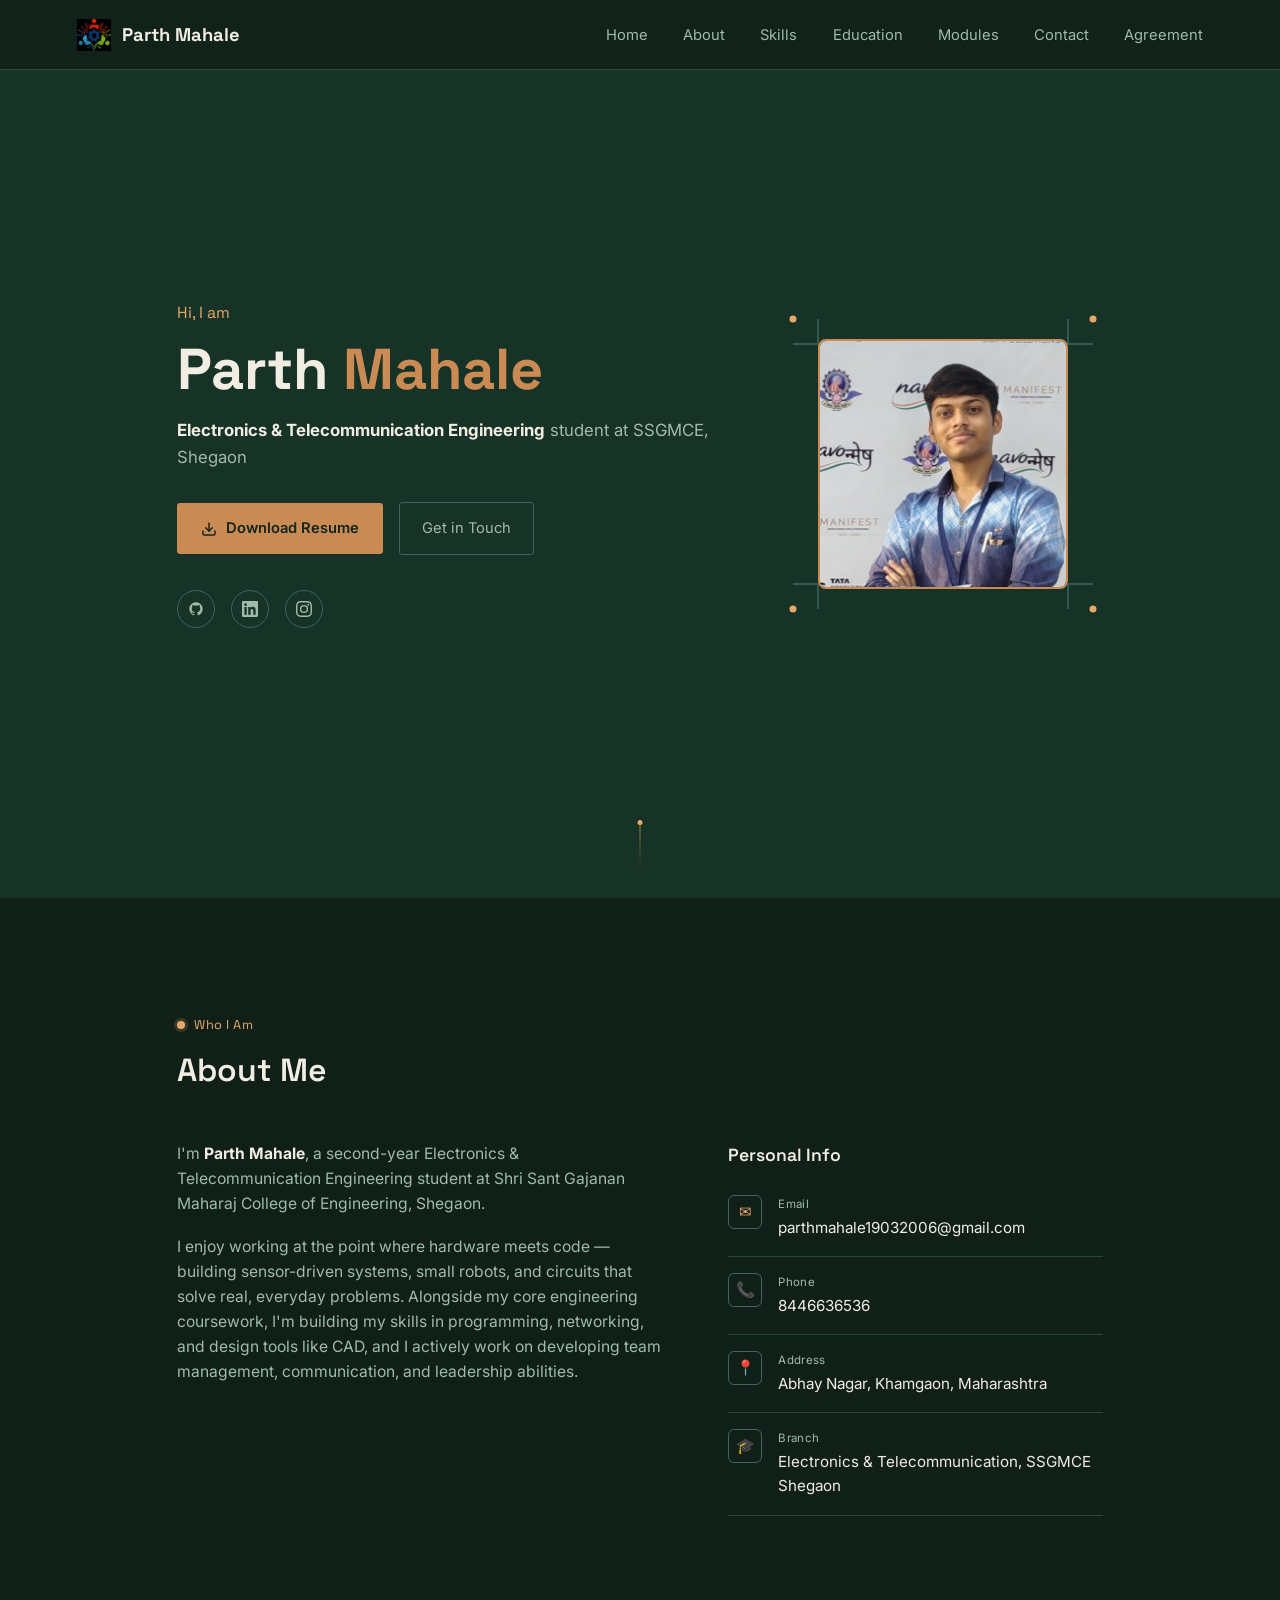
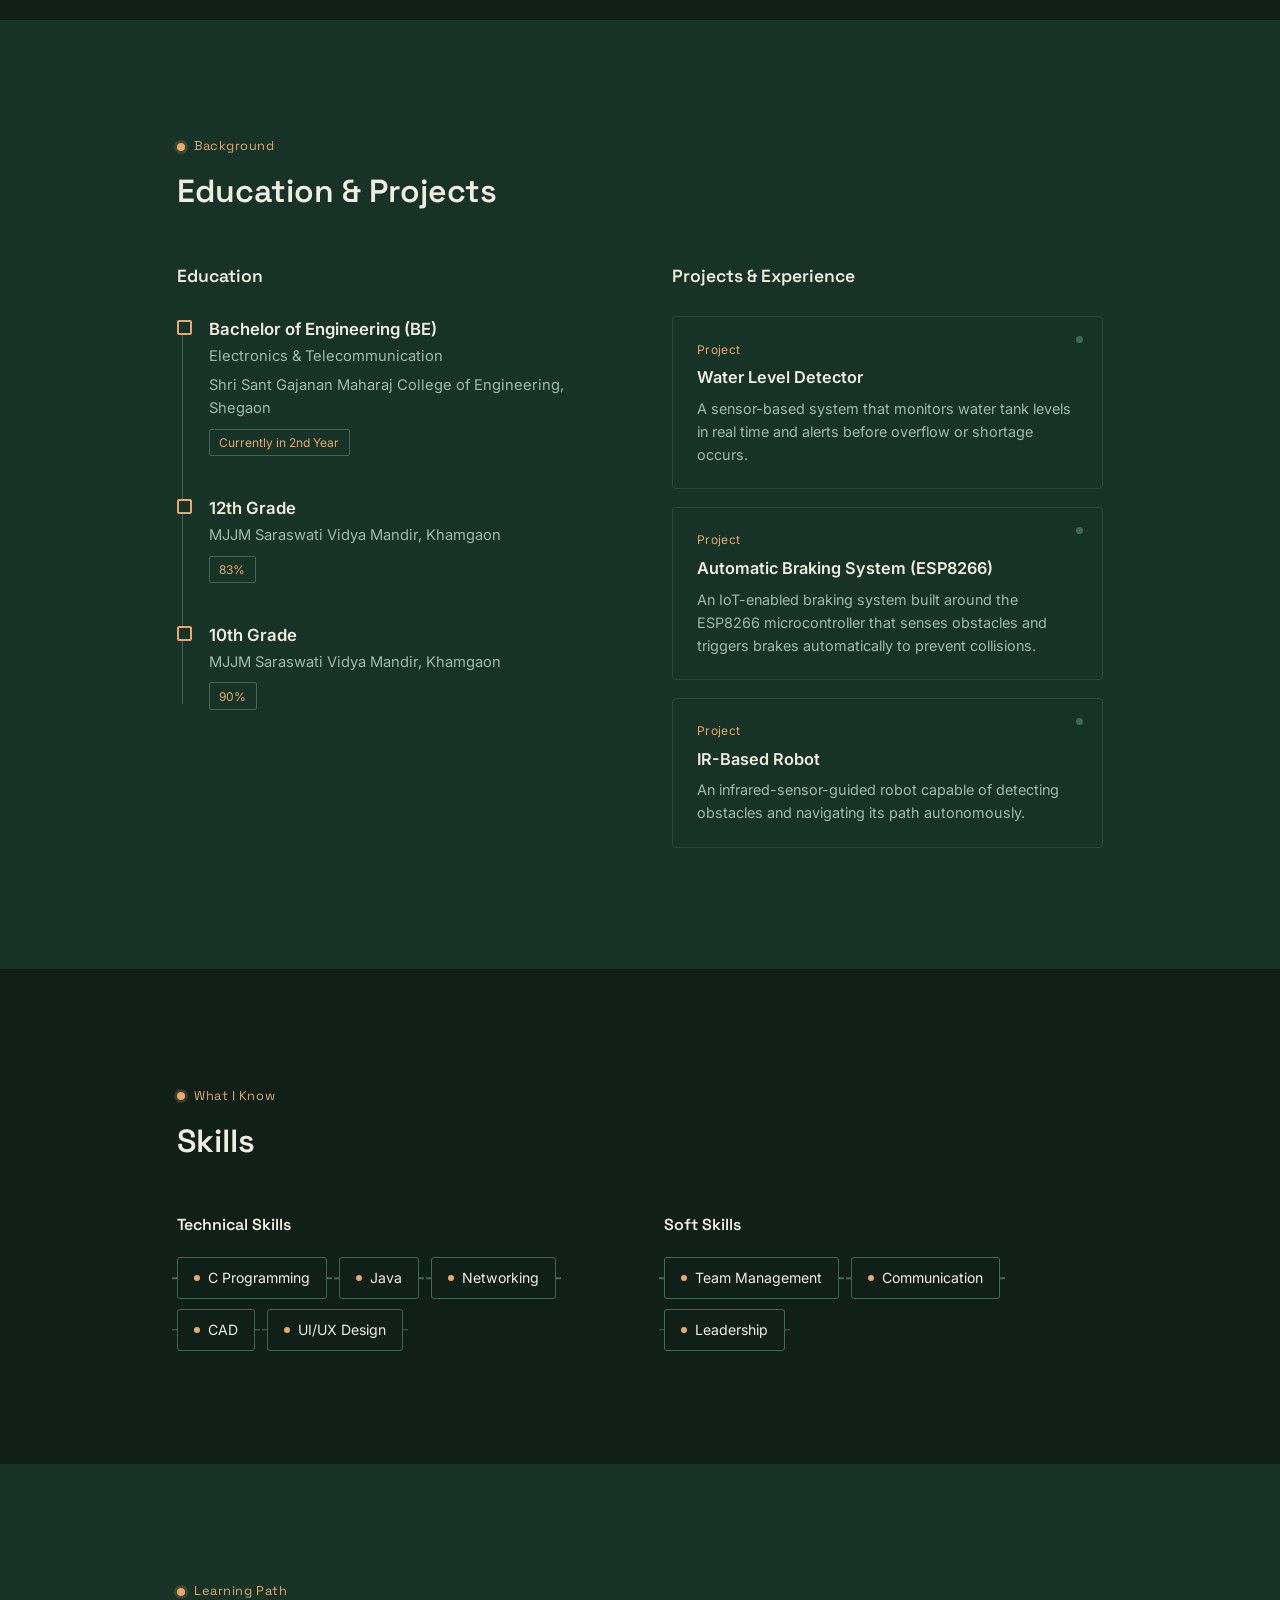
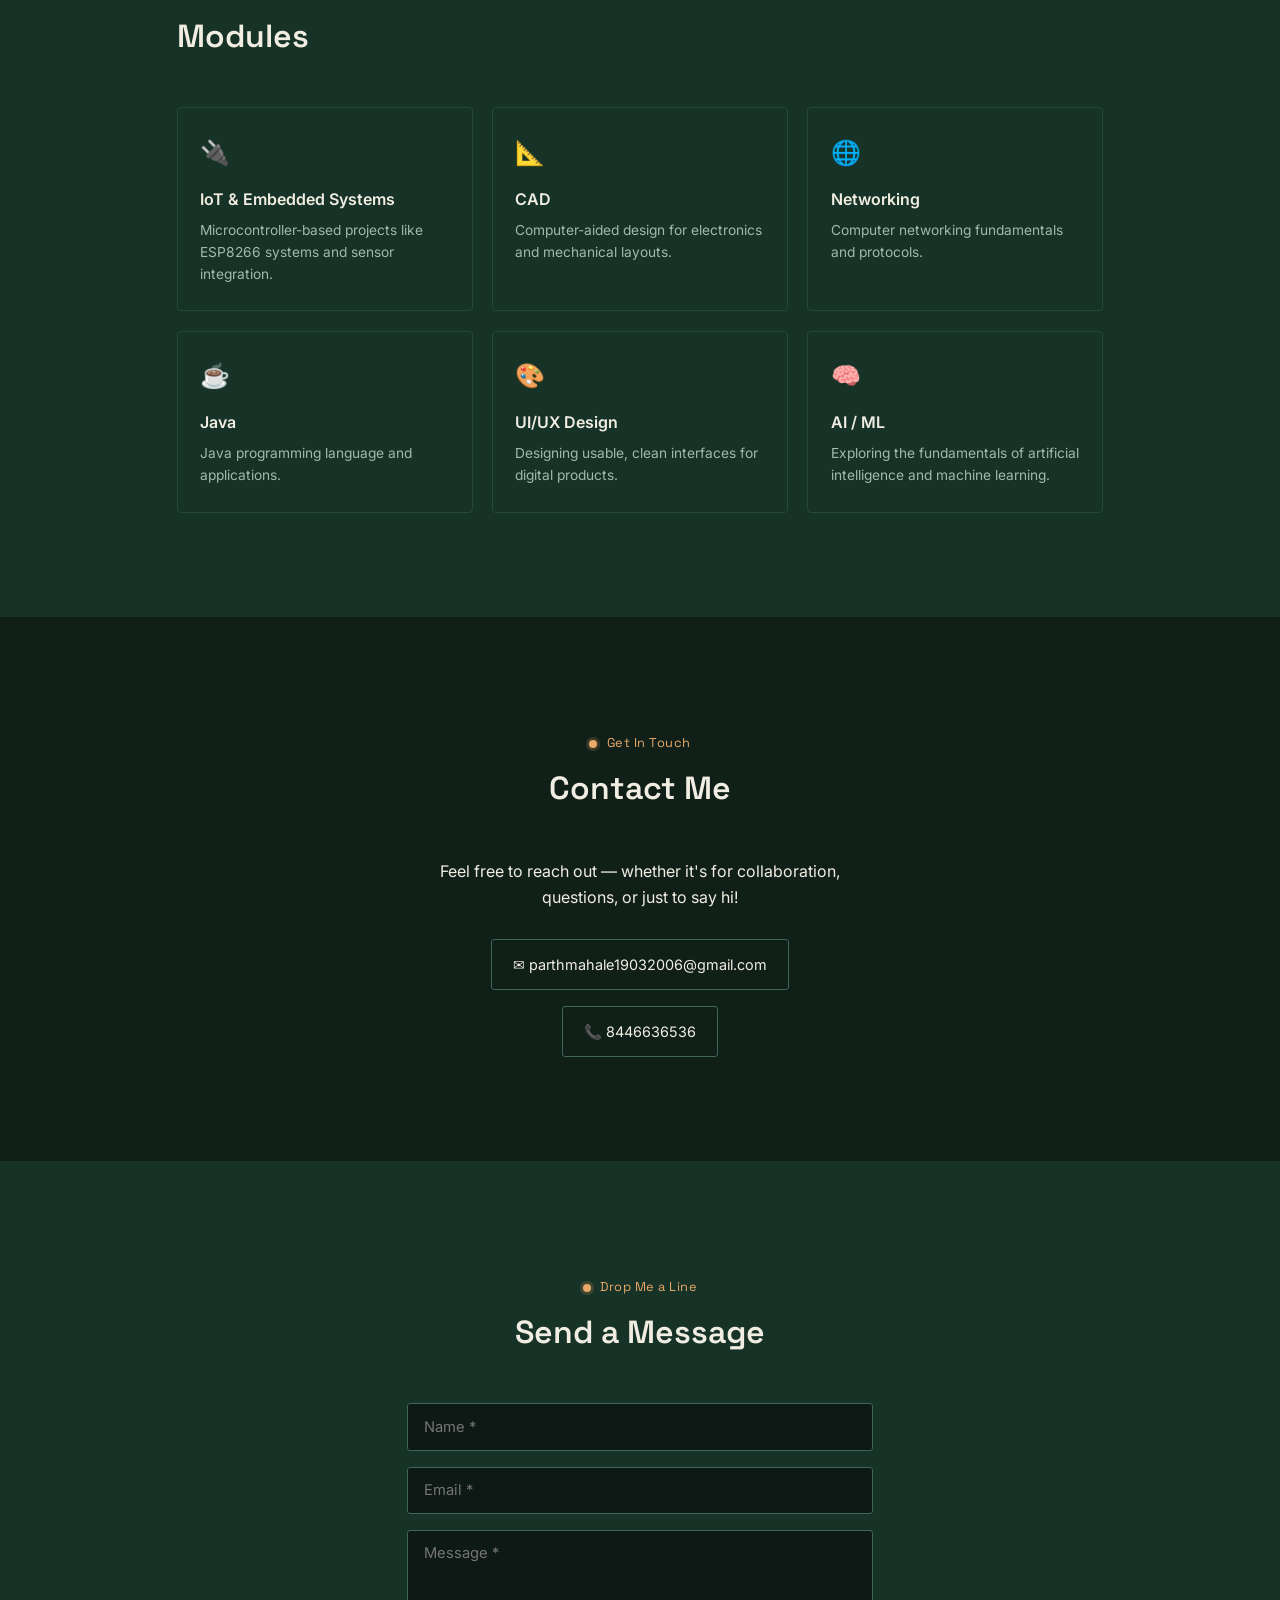
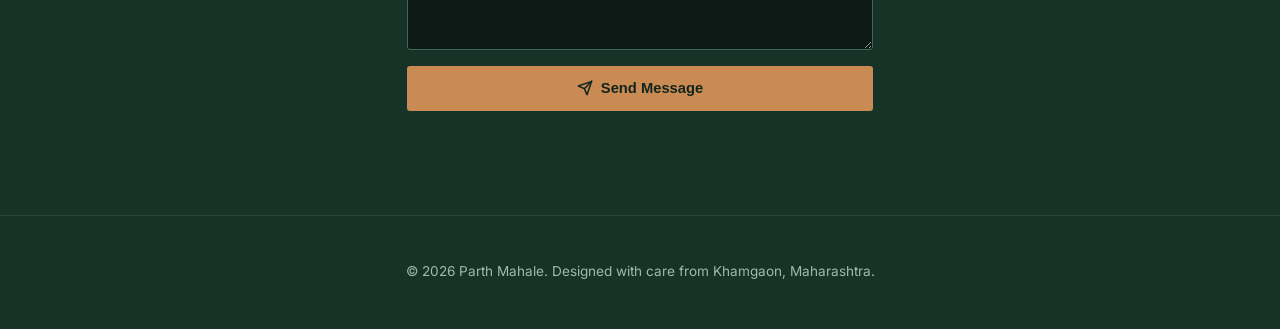
<file: index.html>
<!DOCTYPE html>
<html lang="en">
<head>
<meta charset="UTF-8" />
<meta name="viewport" content="width=device-width, initial-scale=1.0"/>
<title>Parth Mahale | Portfolio</title>
<link rel="preconnect" href="https://fonts.googleapis.com">
<link rel="preconnect" href="https://fonts.gstatic.com" crossorigin>
<link href="https://fonts.googleapis.com/css2?family=Space+Grotesk:wght@500;600;700&family=Inter:wght@400;500;600&display=swap" rel="stylesheet">
<link rel="stylesheet" href="style.css">
</head>
<body>

<!-- NAV -->
<nav>
  <div class="nav-logo"><img class="brand-mark" src="Fablab.jpg" alt="FabLab logo" /> Parth Mahale</div>
  <ul class="nav-links">
    <li><a href="#home">Home</a></li>
    <li><a href="#about">About</a></li>
    <li><a href="#skills">Skills</a></li>
    <li><a href="#education">Education</a></li>
    <li><a href="#modules">Modules</a></li>
    <li><a href="#contact">Contact</a></li>
    <li><a href="agreement.html">Agreement</a></li>
  </ul>
  <button class="hamburger" id="hamburger" aria-label="Menu">
    <span></span><span></span><span></span>
  </button>
</nav>

<!-- Mobile Menu -->
<div class="mobile-menu" id="mobileMenu">
  <button class="mobile-close" id="mobileClose">✕</button>
  <a href="#home" onclick="closeMobile()">Home</a>
  <a href="#about" onclick="closeMobile()">About</a>
  <a href="#skills" onclick="closeMobile()">Skills</a>
  <a href="#education" onclick="closeMobile()">Education</a>
  <a href="#modules" onclick="closeMobile()">Modules</a>
  <a href="#contact" onclick="closeMobile()">Contact</a>
  <a href="agreement.html" onclick="closeMobile()">Agreement</a>
</div>

<!-- HERO -->
<section id="home">
  <div class="hero-inner">
    <div class="hero-text">
      <p class="hero-greeting">Hi, I am</p>
      <h1 class="hero-name">Parth <span class="accent">Mahale</span></h1>
      <p class="hero-sub"><strong>Electronics &amp; Telecommunication Engineering</strong> student at SSGMCE, Shegaon</p>
      <div class="hero-ctas">
        <a class="btn-primary" href="Parth_Mahale_Resume.pdf" download>
          <svg width="16" height="16" viewBox="0 0 24 24" fill="none" stroke="currentColor" stroke-width="2.2" stroke-linecap="round" stroke-linejoin="round">
            <path d="M21 15v4a2 2 0 0 1-2 2H5a2 2 0 0 1-2-2v-4"/>
            <polyline points="7 10 12 15 17 10"/>
            <line x1="12" y1="15" x2="12" y2="3"/>
          </svg>
          Download Resume
        </a>
        <a class="btn-ghost" href="#contact">Get in Touch</a>
      </div>
      <div class="hero-socials">
        <!-- Add your links here -->
        <a href="https://github.com/parthmahale19/Parth-Web/blob/main/index.html" class="social-icon" aria-label="GitHub">
          <svg viewBox="0 0 24 24" fill="currentColor"><path d="M12 2C6.477 2 2 6.477 2 12c0 4.418 2.865 8.166 6.839 9.489.5.092.682-.217.682-.482 0-.237-.009-.868-.013-1.703-2.782.604-3.369-1.342-3.369-1.342-.454-1.154-1.11-1.462-1.11-1.462-.908-.62.069-.608.069-.608 1.003.07 1.531 1.03 1.531 1.03.892 1.529 2.341 1.088 2.91.832.092-.647.35-1.088.636-1.338-2.22-.253-4.555-1.11-4.555-4.943 0-1.091.39-1.984 1.029-2.683-.103-.253-.446-1.27.098-2.647 0 0 .84-.269 2.75 1.025A9.578 9.578 0 0 1 12 6.836a9.59 9.59 0 0 1 2.504.337c1.909-1.294 2.747-1.025 2.747-1.025.546 1.377.202 2.394.1 2.647.64.699 1.028 1.592 1.028 2.683 0 3.842-2.339 4.687-4.566 4.935.359.309.678.919.678 1.852 0 1.336-.012 2.415-.012 2.743 0 .267.18.579.688.481C19.138 20.163 22 16.418 22 12c0-5.523-4.477-10-10-10z"/></svg>
        </a>
        <a href="https://www.linkedin.com/in/parth-mahale19?utm_source=share_via&utm_content=profile&utm_medium=member_android" class="social-icon" aria-label="LinkedIn">
          <svg viewBox="0 0 24 24" fill="currentColor"><path d="M20.447 20.452h-3.554v-5.569c0-1.328-.027-3.037-1.852-3.037-1.853 0-2.136 1.445-2.136 2.939v5.667H9.351V9h3.414v1.561h.046c.477-.9 1.637-1.85 3.37-1.85 3.601 0 4.267 2.37 4.267 5.455v6.286zM5.337 7.433a2.062 2.062 0 0 1-2.063-2.065 2.064 2.064 0 1 1 2.063 2.065zm1.782 13.019H3.555V9h3.564v11.452zM22.225 0H1.771C.792 0 0 .774 0 1.729v20.542C0 23.227.792 24 1.771 24h20.451C23.2 24 24 23.227 24 22.271V1.729C24 .774 23.2 0 22.222 0h.003z"/></svg>
        </a>
        <a href="https://www.instagram.com/parth_mahale07?igsi=NG5ndGVnNG1ldW1i" class="social-icon" aria-label="Instagram">
          <svg viewBox="0 0 24 24" fill="currentColor"><path d="M12 2.163c3.204 0 3.584.012 4.85.07 3.252.148 4.771 1.691 4.919 4.919.058 1.265.069 1.645.069 4.849 0 3.205-.012 3.584-.069 4.849-.149 3.225-1.664 4.771-4.919 4.919-1.266.058-1.644.07-4.85.07-3.204 0-3.584-.012-4.849-.07-3.26-.149-4.771-1.699-4.919-4.92-.058-1.265-.07-1.644-.07-4.849 0-3.204.013-3.583.07-4.849.149-3.227 1.664-4.771 4.919-4.919 1.266-.057 1.645-.069 4.849-.069zM12 0C8.741 0 8.333.014 7.053.072 2.695.272.273 2.69.073 7.052.014 8.333 0 8.741 0 12c0 3.259.014 3.668.072 4.948.2 4.358 2.618 6.78 6.98 6.98C8.333 23.986 8.741 24 12 24c3.259 0 3.668-.014 4.948-.072 4.354-.2 6.782-2.618 6.979-6.98.059-1.28.073-1.689.073-4.948 0-3.259-.014-3.667-.072-4.947-.196-4.354-2.617-6.78-6.979-6.98C15.668.014 15.259 0 12 0zm0 5.838a6.162 6.162 0 1 0 0 12.324 6.162 6.162 0 0 0 0-12.324zM12 16a4 4 0 1 1 0-8 4 4 0 0 1 0 8zm6.406-11.845a1.44 1.44 0 1 0 0 2.881 1.44 1.44 0 0 0 0-2.881z"/></svg>
        </a>
      </div>
    </div>

    <div class="hero-photo-wrap">
      <div class="chip-frame">
        <svg viewBox="0 0 320 320">
          <path class="chip-trace" d="M35 40 H10 M35 40 V15" />
          <path class="chip-trace" d="M285 40 H310 M285 40 V15" />
          <path class="chip-trace" d="M35 280 H10 M35 280 V305" />
          <path class="chip-trace" d="M285 280 H310 M285 280 V305" />
          <circle class="chip-pad" cx="10" cy="15" r="3.5"/>
          <circle class="chip-pad" cx="310" cy="15" r="3.5"/>
          <circle class="chip-pad" cx="10" cy="305" r="3.5"/>
          <circle class="chip-pad" cx="310" cy="305" r="3.5"/>
        </svg>
      </div>
      <div class="hero-photo">
        <img src="parth.jpg" alt="Parth Mahale" />
      </div>
    </div>
  </div>
  <div class="scroll-hint"><span></span></div>
</section>

<!-- ABOUT -->
<section id="about">
  <div class="wrap">
    <div class="sec-header">
      <p class="node-label">Who I Am</p>
      <h2 class="sec-title">About Me</h2>
    </div>
    <div class="about-grid">
      <div class="about-bio">
        <p>I'm <strong>Parth Mahale</strong>, a second-year Electronics &amp; Telecommunication Engineering student at Shri Sant Gajanan Maharaj College of Engineering, Shegaon.</p>
        <p>I enjoy working at the point where hardware meets code — building sensor-driven systems, small robots, and circuits that solve real, everyday problems. Alongside my core engineering coursework, I'm building my skills in programming, networking, and design tools like CAD, and I actively work on developing team management, communication, and leadership abilities.</p>
      </div>
      <div>
        <div class="col-title">Personal Info</div>
        <ul class="info-list">
          <li>
            <div class="info-icon">✉</div>
            <div class="info-text">
              <span class="info-label">Email</span>
              <span class="info-val"><a href="mailto:parthmahale19032006@gmail.com">parthmahale19032006@gmail.com</a></span>
            </div>
          </li>
          <li>
            <div class="info-icon">📞</div>
            <div class="info-text">
              <span class="info-label">Phone</span>
              <span class="info-val"><a href="tel:8446636536">8446636536</a></span>
            </div>
          </li>
          <li>
            <div class="info-icon">📍</div>
            <div class="info-text">
              <span class="info-label">Address</span>
              <span class="info-val">Abhay Nagar, Khamgaon, Maharashtra</span>
            </div>
          </li>
          <li>
            <div class="info-icon">🎓</div>
            <div class="info-text">
              <span class="info-label">Branch</span>
              <span class="info-val">Electronics &amp; Telecommunication, SSGMCE Shegaon</span>
            </div>
          </li>
        </ul>
      </div>
    </div>
  </div>
</section>

<!-- EDUCATION & PROJECTS -->
<section id="education">
  <div class="wrap">
    <div class="sec-header">
      <p class="node-label">Background</p>
      <h2 class="sec-title">Education &amp; Projects</h2>
    </div>
    <div class="edu-grid">
      <div>
        <div class="col-title">Education</div>
        <div class="timeline">
          <div class="tl-item">
            <div class="tl-title">Bachelor of Engineering (BE)</div>
            <div class="tl-sub">Electronics &amp; Telecommunication</div>
            <div class="tl-sub" style="margin-top:.3rem;">Shri Sant Gajanan Maharaj College of Engineering, Shegaon</div>
            <span class="tl-badge">Currently in 2nd Year</span>
          </div>
          <div class="tl-item">
            <div class="tl-title">12th Grade</div>
            <div class="tl-sub">MJJM Saraswati Vidya Mandir, Khamgaon</div>
            <span class="tl-badge">83%</span>
          </div>
          <div class="tl-item">
            <div class="tl-title">10th Grade</div>
            <div class="tl-sub">MJJM Saraswati Vidya Mandir, Khamgaon</div>
            <span class="tl-badge">90%</span>
          </div>
        </div>
      </div>
      <div>
        <div class="col-title">Projects &amp; Experience</div>
        <div class="proj-card">
          <div class="proj-year">Project</div>
          <div class="proj-title">Water Level Detector</div>
          <div class="proj-desc">A sensor-based system that monitors water tank levels in real time and alerts before overflow or shortage occurs.</div>
        </div>
        <div class="proj-card">
          <div class="proj-year">Project</div>
          <div class="proj-title">Automatic Braking System (ESP8266)</div>
          <div class="proj-desc">An IoT-enabled braking system built around the ESP8266 microcontroller that senses obstacles and triggers brakes automatically to prevent collisions.</div>
        </div>
        <div class="proj-card">
          <div class="proj-year">Project</div>
          <div class="proj-title">IR-Based Robot</div>
          <div class="proj-desc">An infrared-sensor-guided robot capable of detecting obstacles and navigating its path autonomously.</div>
        </div>
      </div>
    </div>
  </div>
</section>

<!-- SKILLS -->
<section id="skills">
  <div class="wrap">
    <div class="sec-header">
      <p class="node-label">What I Know</p>
      <h2 class="sec-title">Skills</h2>
    </div>
    <div class="skills-grid">
      <div>
        <div class="skill-col-title">Technical Skills</div>
        <div>
          <div class="chip-tag"><span class="dot"></span>C Programming</div>
          <div class="chip-tag"><span class="dot"></span>Java</div>
          <div class="chip-tag"><span class="dot"></span>Networking</div>
          <div class="chip-tag"><span class="dot"></span>CAD</div>
          <div class="chip-tag"><span class="dot"></span>UI/UX Design</div>
        </div>
      </div>
      <div>
        <div class="skill-col-title">Soft Skills</div>
        <div>
          <div class="chip-tag"><span class="dot"></span>Team Management</div>
          <div class="chip-tag"><span class="dot"></span>Communication</div>
          <div class="chip-tag"><span class="dot"></span>Leadership</div>
        </div>
      </div>
    </div>
  </div>
</section>

<!-- MODULES -->
<section id="modules">
  <div class="wrap">
    <div class="sec-header">
      <p class="node-label">Learning Path</p>
      <h2 class="sec-title">Modules</h2>
    </div>
    <div class="modules-grid">
      <div class="module-card">
        <span class="module-icon">🔌</span>
        <div class="module-name">IoT &amp; Embedded Systems</div>
        <div class="module-desc">Microcontroller-based projects like ESP8266 systems and sensor integration.</div>
      </div>
      <div class="module-card">
        <span class="module-icon"><a href="fusion360-module.html">📐</span></a>
        <div class="module-name">CAD</div>
        <div class="module-desc">Computer-aided design for electronics and mechanical layouts.</div>
      </div>
      <div class="module-card">
        <span class="module-icon"><a href="networking-module.html" >🌐</span>
        <div class="module-name">Networking</div>
        <div class="module-desc">Computer networking fundamentals and protocols.</div>
      </div></a>
      <div class="module-card">
        <span class="module-icon"><a href="java-module-1.html">☕</span></a>
        <div class="module-name">Java</div>
        <div class="module-desc">Java programming language and applications.</div>
      </div>
      <div class="module-card">
        <span class="module-icon">🎨</span>
        <div class="module-name">UI/UX Design</div>
        <div class="module-desc">Designing usable, clean interfaces for digital products.</div>
      </div>
      <div class="module-card">
        <span class="module-icon">🧠</span>
        <div class="module-name">AI / ML</div>
        <div class="module-desc">Exploring the fundamentals of artificial intelligence and machine learning.</div>
      </div>
    </div>
  </div>
</section>

<!-- CONTACT -->
<section id="contact">
  <div class="wrap contact-inner">
    <div class="sec-header">
      <p class="node-label">Get In Touch</p>
      <h2 class="sec-title">Contact Me</h2>
    </div>
    <p>Feel free to reach out — whether it's for collaboration, questions, or just to say hi!</p>
    <div class="contact-links">
      <a class="contact-btn" href="mailto:parthmahale19032006@gmail.com">✉ parthmahale19032006@gmail.com</a>
      <a class="contact-btn" href="tel:8446636536">📞 8446636536</a>
    </div>
  </div>
</section>

<!-- SEND A MESSAGE -->
<section id="message" style="background:var(--bg);">
  <div class="wrap" style="max-width:620px;text-align:center;">
    <div class="sec-header" style="margin-left:auto;margin-right:auto;text-align:center;">
      <p class="node-label" style="justify-content:center;">Drop Me a Line</p>
      <h2 class="sec-title">Send a Message</h2>
    </div>
    <form class="msg-form" id="msgForm" onsubmit="sendMessage(event)">
      <input type="text" id="msgName" placeholder="Name *" required />
      <input type="email" id="msgEmail" placeholder="Email *" required />
      <textarea id="msgText" placeholder="Message *" required></textarea>
      <button type="submit" class="msg-submit">
        <svg width="16" height="16" viewBox="0 0 24 24" fill="none" stroke="currentColor" stroke-width="2.2" stroke-linecap="round" stroke-linejoin="round">
          <line x1="22" y1="2" x2="11" y2="13"/><polygon points="22 2 15 22 11 13 2 9 22 2"/>
        </svg>
        Send Message
      </button>
    </form>
    <div class="msg-success" id="msgSuccess">✅ Thank you! Your message has been noted.</div>
  </div>
</section>

<!-- FOOTER -->
<footer>
  <p>© 2026 Parth Mahale. Designed with care from Khamgaon, Maharashtra.</p>
</footer>

<script src="script.js"></script>
</body>
</html>
</file>
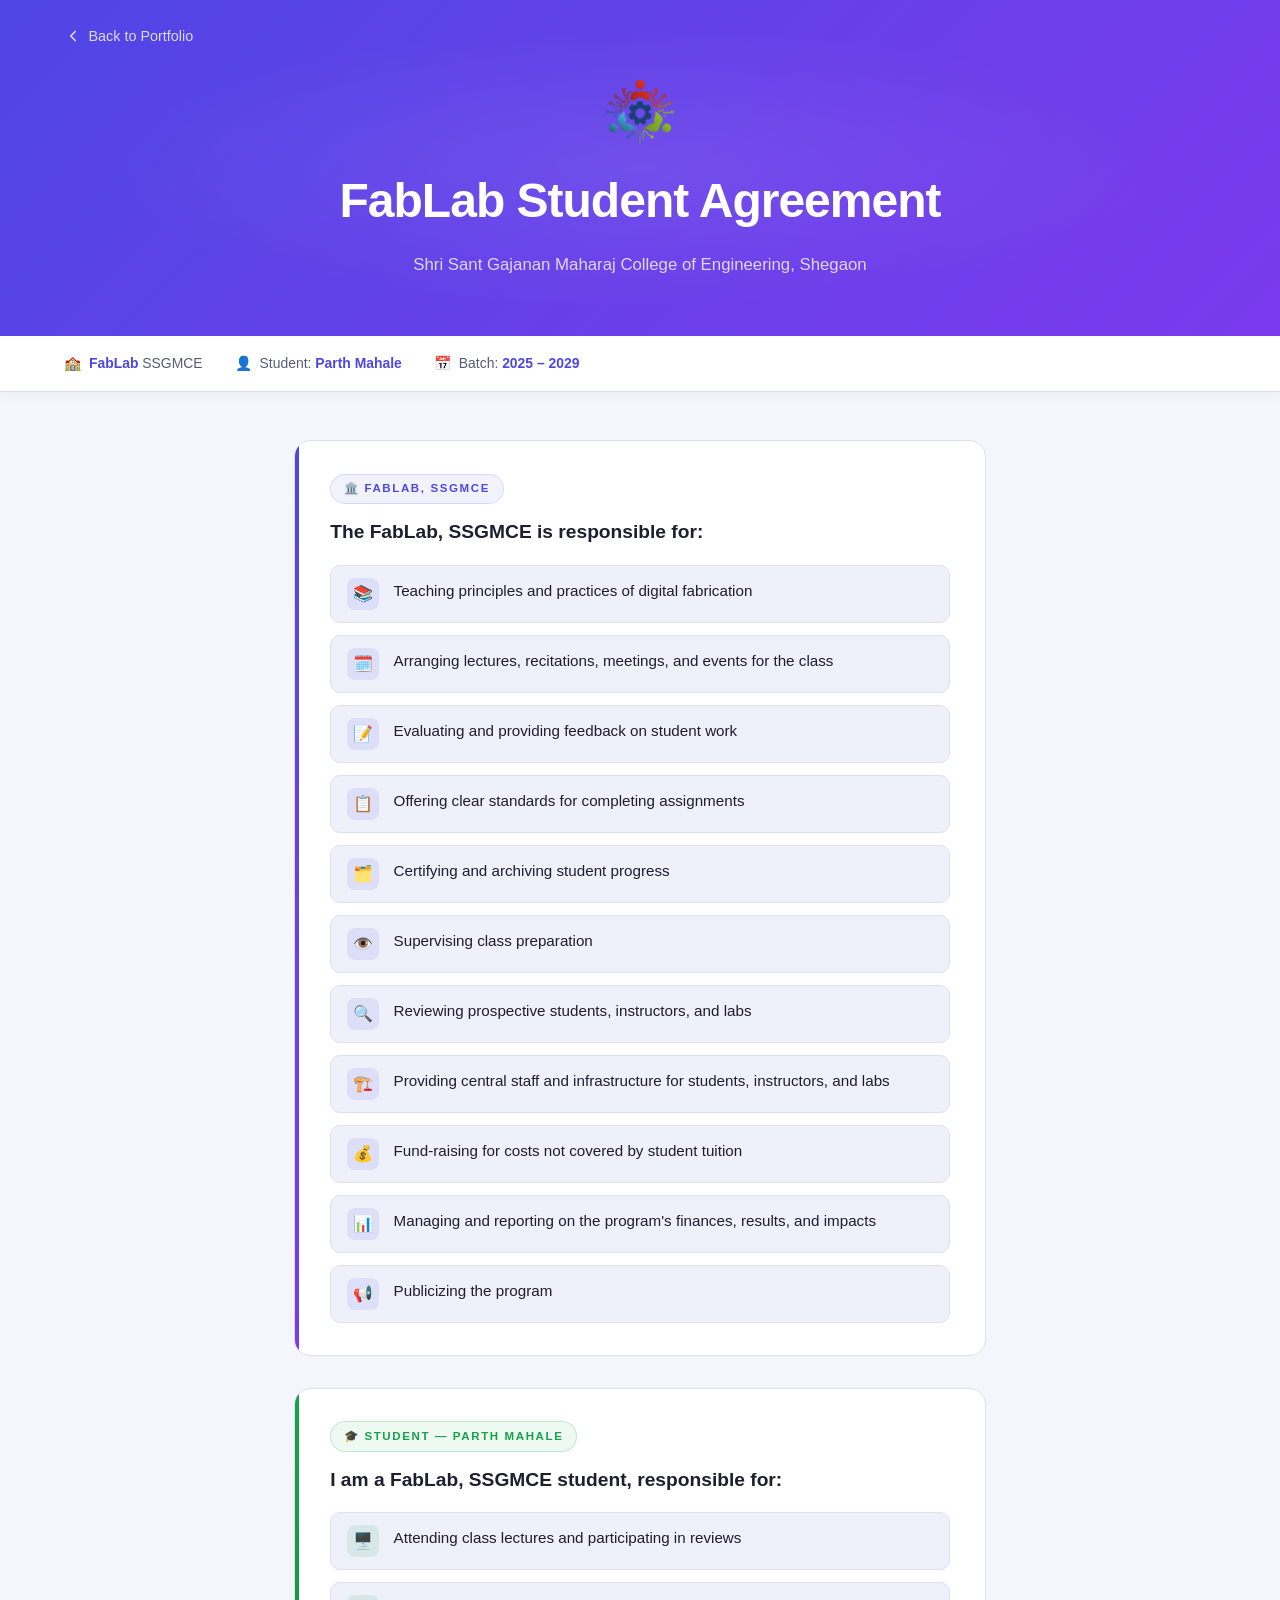
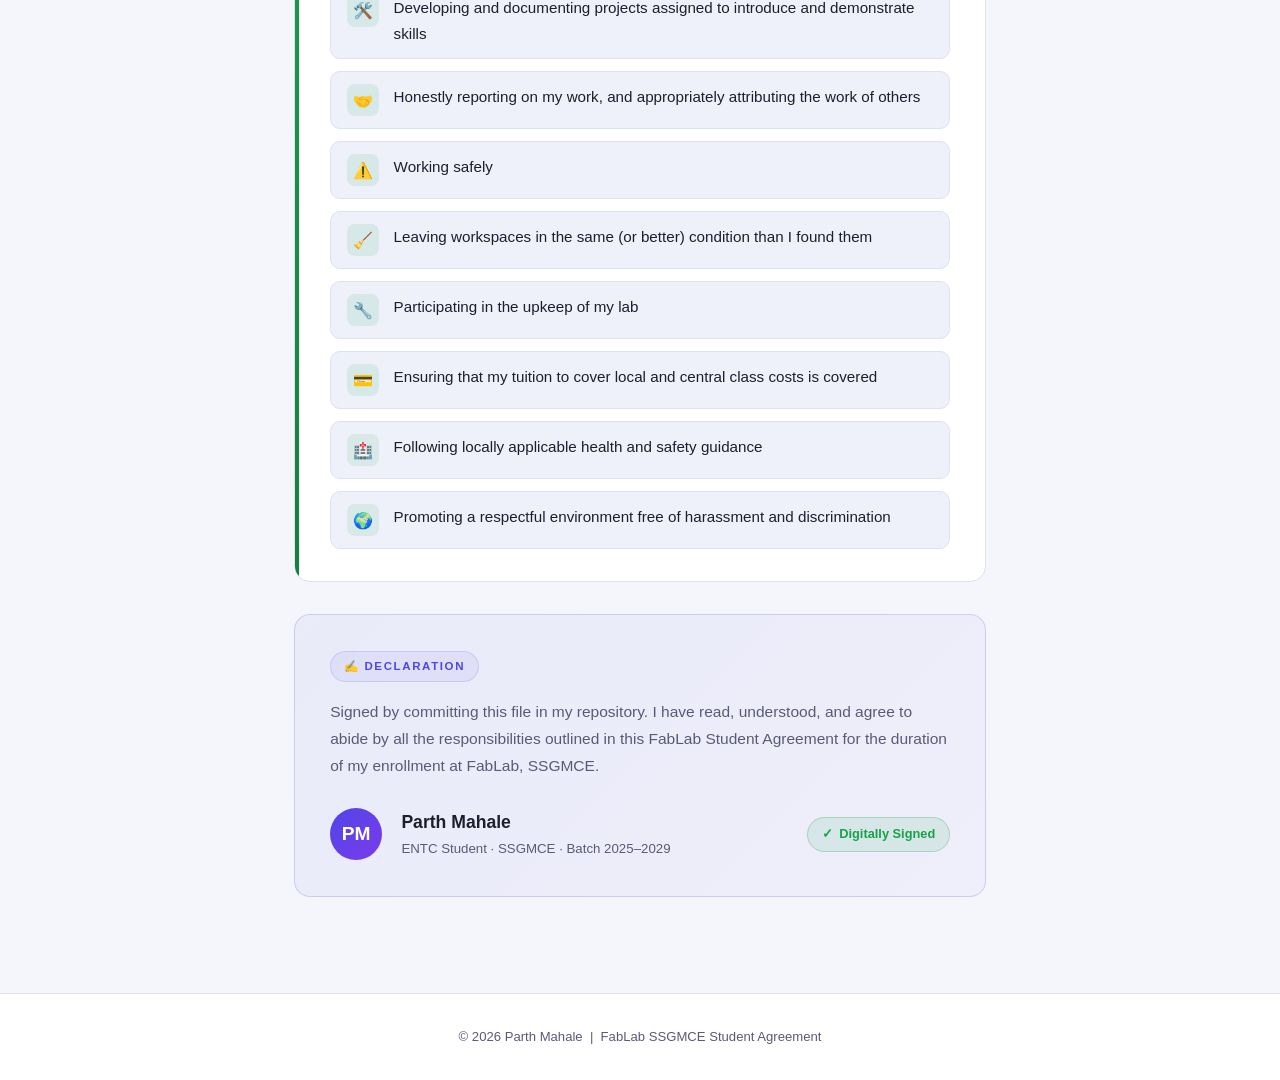
<file: agreement.html>
<!DOCTYPE html>
<html lang="en">
<head>
<meta charset="UTF-8"/>
<meta name="viewport" content="width=device-width, initial-scale=1.0"/>
<title>FabLab Agreement | Parth Mahale</title>
 
<link href="https://fonts.googleapis.com/css2?family=Poppins:ital,wght@0,100;0,200;0,300;0,400;0,500;0,600;0,700;0,800;0,900;1,100;1,200;1,300;1,400;1,500;1,600;1,700;1,800;1,900&display=swap">
<style>
  :root {
    --bg: #f4f6fb;
    --surface: #ffffff;
    --card: #eef0fa;
    --border: #dde1f0;
    --accent: #4f46e5;
    --accent3: #16a34a;
    --text: #1e1e2e;
    --muted: #5a5a78;
    --white: #ffffff;
  }

  *, *::before, *::after { box-sizing: border-box; margin: 0; padding: 0; }
  html { scroll-behavior: smooth; }

  body {
    background: var(--bg);
    color: var(--text);
    font-family: 'poppins', sans-serif;
    font-size: 16px;
    line-height: 1.7;
    overflow-x: hidden;
  }

  /* ── HERO BANNER ── */
  .page-hero {
    background: linear-gradient(135deg, #4f46e5 0%, #7c3aed 100%);
    padding: 5rem 5% 3.5rem;
    text-align: center;
    position: relative;
    overflow: hidden;
  }
  .page-hero::before {
    content: '';
    position: absolute; inset: 0;
    background: radial-gradient(ellipse 60% 60% at 50% 50%, rgba(255,255,255,.08) 0%, transparent 70%);
    pointer-events: none;
  }

  .back-btn {
    position: absolute; top: 1.5rem; left: 5%;
    display: inline-flex; align-items: center; gap: .4rem;
    color: rgba(255,255,255,.8);
    text-decoration: none; font-size: .9rem;
    transition: color .2s;
    z-index: 2;
  }
  .back-btn:hover { color: white; }
  .back-btn svg { width: 18px; height: 18px; }

  .hero-icon { font-size: 3.2rem; margin-bottom: 1rem; display: block; }

  .page-hero h1 {
    font-family: 'Syne', sans-serif;
    font-size: clamp(1.8rem, 5vw, 3rem);
    font-weight: 800; color: white;
    letter-spacing: -1px; margin-bottom: .6rem;
  }
  .page-hero p {
    color: rgba(255,255,255,.78);
    font-size: clamp(.9rem, 2vw, 1.05rem);
    max-width: 520px; margin: 0 auto;
  }

  /* ── META BAR ── */
  .meta-bar {
    background: var(--surface);
    border-bottom: 1px solid var(--border);
    padding: 1rem 5%;
    display: flex; gap: 2rem; flex-wrap: wrap; align-items: center;
    box-shadow: 0 2px 12px rgba(79,70,229,.05);
  }
  .meta-item { display: flex; align-items: center; gap: .5rem; font-size: .87rem; color: var(--muted); }
  .meta-item strong { color: var(--accent); }

  /* ── MAIN ── */
  .main-container {
    max-width: 820px; margin: 0 auto;
    padding: 3rem 5% 4rem;
  }

  /* ── SECTION BLOCK ── */
  .agr-block {
    background: var(--surface);
    border: 1px solid var(--border);
    border-radius: 16px;
    padding: 2rem 2.2rem;
    margin-bottom: 2rem;
    position: relative;
    overflow: hidden;
    opacity: 0; transform: translateY(24px);
    transition: opacity .5s ease, transform .5s ease;
  }
  .agr-block.visible { opacity: 1; transform: none; }

  .agr-block::before {
    content: '';
    position: absolute; left: 0; top: 0; bottom: 0;
    width: 4px;
    background: linear-gradient(to bottom, var(--accent), #7c3aed);
    border-radius: 4px 0 0 4px;
  }

  .block-label {
    display: inline-flex; align-items: center; gap: .5rem;
    font-size: .72rem; font-weight: 700;
    text-transform: uppercase; letter-spacing: .14em;
    color: var(--accent); margin-bottom: 1rem;
    background: rgba(79,70,229,.07);
    border: 1px solid rgba(79,70,229,.15);
    padding: .28rem .8rem; border-radius: 100px;
  }

  .block-title {
    font-family: 'poppins', sans-serif;
    font-size: 1.2rem; font-weight: 700;
    color: var(--text); margin-bottom: 1.2rem;
    line-height: 1.3;
  }

  /* ── RESPONSIBILITY LIST ── */
  .resp-list { list-style: none; display: flex; flex-direction: column; gap: .75rem; }

  .resp-list li {
    display: flex; gap: .9rem; align-items: flex-start;
    padding: .75rem 1rem;
    background: var(--card);
    border: 1px solid var(--border);
    border-radius: 10px;
    font-size: .95rem; color: var(--text);
    transition: border-color .2s, background .2s;
  }
  .resp-list li:hover {
    border-color: var(--accent);
    background: rgba(79,70,229,.04);
  }

  .resp-icon {
    width: 32px; height: 32px; flex-shrink: 0;
    background: rgba(79,70,229,.1);
    border-radius: 8px;
    display: grid; place-items: center;
    font-size: 1rem;
  }

  /* Student list — green accent */
  .student-block::before {
    background: linear-gradient(to bottom, var(--accent3), #15803d);
  }
  .student-block .block-label {
    color: var(--accent3);
    background: rgba(22,163,74,.07);
    border-color: rgba(22,163,74,.2);
  }
  .student-block .resp-icon {
    background: rgba(22,163,74,.1);
  }
  .student-block .resp-list li:hover {
    border-color: var(--accent3);
    background: rgba(22,163,74,.04);
  }

  /* ── DECLARATION ── */
  .declaration-block {
    background: linear-gradient(135deg, rgba(79,70,229,.06) 0%, rgba(124,58,237,.04) 100%);
    border: 1.5px solid rgba(79,70,229,.2);
    border-radius: 16px;
    padding: 2.2rem 2.2rem;
    margin-bottom: 2rem;
    opacity: 0; transform: translateY(24px);
    transition: opacity .5s ease, transform .5s ease;
  }
  .declaration-block.visible { opacity: 1; transform: none; }

  .declaration-block .block-label { margin-bottom: 1rem; }

  .decl-text {
    font-size: .97rem; color: var(--muted);
    margin-bottom: 1.8rem; line-height: 1.75;
  }

  .signature-row {
    display: flex; align-items: center; gap: 1.2rem;
    flex-wrap: wrap;
  }

  .sig-avatar {
    width: 52px; height: 52px;
    background: linear-gradient(135deg, #4f46e5, #7c3aed);
    border-radius: 50%;
    display: grid; place-items: center;
    font-family: 'poppins', sans-serif;
    font-weight: 800; font-size: 1.2rem;
    color: white; flex-shrink: 0;
  }

  .sig-info { display: flex; flex-direction: column; }
  .sig-name {
    font-family: 'poppins', sans-serif;
    font-size: 1.1rem; font-weight: 700; color: var(--text);
  }
  .sig-role { font-size: .83rem; color: var(--muted); }

  .sig-badge {
    margin-left: auto;
    display: inline-flex; align-items: center; gap: .4rem;
    background: rgba(22,163,74,.1);
    border: 1px solid rgba(22,163,74,.25);
    color: var(--accent3);
    font-size: .8rem; font-weight: 600;
    padding: .35rem .85rem; border-radius: 100px;
  }
  .sig-badge::before { content: '✓'; font-weight: 800; }

  /* ── FOOTER ── */
  .page-footer {
    text-align: center; padding: 2rem 5%;
    border-top: 1px solid var(--border);
    color: var(--muted); font-size: .82rem;
    background: var(--surface);
  }

  @media (max-width: 600px) {
    .agr-block, .declaration-block { padding: 1.4rem 1.2rem; }
    .sig-badge { margin-left: 0; margin-top: .6rem; }
  }
</style>
</head>
<body>

<!-- HERO -->
<div class="page-hero">
  <a class="back-btn" href="index.html">
    <svg viewBox="0 0 24 24" fill="none" stroke="currentColor" stroke-width="2.2" stroke-linecap="round" stroke-linejoin="round">
      <polyline points="15 18 9 12 15 6"/>
    </svg>
    Back to Portfolio
  </a>
  <img src="[data-uri]" alt="FabLab logo" style="height:64px;width:auto;display:block;margin:0 auto 1rem;" />
  <h1>FabLab Student Agreement</h1>
  <p>Shri Sant Gajanan Maharaj College of Engineering, Shegaon</p>
</div>

<!-- META BAR -->
<div class="meta-bar">
  <div class="meta-item">🏫 <span><strong>FabLab</strong> SSGMCE</span></div>
  <div class="meta-item">👤 <span>Student: <strong>Parth Mahale</strong></span></div>
  <div class="meta-item">📅 <span>Batch: <strong>2025 – 2029</strong></span></div>
</div>

<!-- MAIN CONTENT -->
<div class="main-container">

  <!-- FABLAB RESPONSIBILITIES -->
  <div class="agr-block">
    <div class="block-label">🏛️ FabLab, SSGMCE</div>
    <div class="block-title">The FabLab, SSGMCE is responsible for:</div>
    <ul class="resp-list">
      <li><span class="resp-icon">📚</span> Teaching principles and practices of digital fabrication</li>
      <li><span class="resp-icon">🗓️</span> Arranging lectures, recitations, meetings, and events for the class</li>
      <li><span class="resp-icon">📝</span> Evaluating and providing feedback on student work</li>
      <li><span class="resp-icon">📋</span> Offering clear standards for completing assignments</li>
      <li><span class="resp-icon">🗂️</span> Certifying and archiving student progress</li>
      <li><span class="resp-icon">👁️</span> Supervising class preparation</li>
      <li><span class="resp-icon">🔍</span> Reviewing prospective students, instructors, and labs</li>
      <li><span class="resp-icon">🏗️</span> Providing central staff and infrastructure for students, instructors, and labs</li>
      <li><span class="resp-icon">💰</span> Fund-raising for costs not covered by student tuition</li>
      <li><span class="resp-icon">📊</span> Managing and reporting on the program's finances, results, and impacts</li>
      <li><span class="resp-icon">📢</span> Publicizing the program</li>
    </ul>
  </div>

  <!-- STUDENT RESPONSIBILITIES -->
  <div class="agr-block student-block">
    <div class="block-label">🎓 Student — Parth Mahale</div>
    <div class="block-title">I am a FabLab, SSGMCE student, responsible for:</div>
    <ul class="resp-list">
      <li><span class="resp-icon">🖥️</span> Attending class lectures and participating in reviews</li>
      <li><span class="resp-icon">🛠️</span> Developing and documenting projects assigned to introduce and demonstrate skills</li>
      <li><span class="resp-icon">🤝</span> Honestly reporting on my work, and appropriately attributing the work of others</li>
      <li><span class="resp-icon">⚠️</span> Working safely</li>
      <li><span class="resp-icon">🧹</span> Leaving workspaces in the same (or better) condition than I found them</li>
      <li><span class="resp-icon">🔧</span> Participating in the upkeep of my lab</li>
      <li><span class="resp-icon">💳</span> Ensuring that my tuition to cover local and central class costs is covered</li>
      <li><span class="resp-icon">🏥</span> Following locally applicable health and safety guidance</li>
      <li><span class="resp-icon">🌍</span> Promoting a respectful environment free of harassment and discrimination</li>
    </ul>
  </div>

  <!-- DECLARATION -->
  <div class="declaration-block">
    <div class="block-label">✍️ Declaration</div>
    <p class="decl-text">
      Signed by committing this file in my repository. I have read, understood, and agree to abide by all the responsibilities outlined in this FabLab Student Agreement for the duration of my enrollment at FabLab, SSGMCE.
    </p>
    <div class="signature-row">
      <div class="sig-avatar">PM</div>
      <div class="sig-info">
        <span class="sig-name">Parth Mahale</span>
        <span class="sig-role">ENTC Student · SSGMCE · Batch 2025–2029</span>
      </div>
      <span class="sig-badge"> Digitally Signed</span>
    </div>
  </div>

</div>

<!-- FOOTER -->
<div class="page-footer">
  <p>© 2026 Parth Mahale &nbsp;|&nbsp; FabLab SSGMCE Student Agreement</p>
</div>

<script>
  // Scroll reveal
  const blocks = document.querySelectorAll('.agr-block, .declaration-block');
  const observer = new IntersectionObserver((entries) => {
    entries.forEach((e, i) => {
      if (e.isIntersecting) {
        setTimeout(() => e.target.classList.add('visible'), i * 100);
        observer.unobserve(e.target);
      }
    });
  }, { threshold: 0.1 });
  blocks.forEach(b => observer.observe(b));
</script>
</body>
</html>
</file>
<file: style.css>
/* ============ TOKENS ============ */
:root{
  --bg:#173226;
  --bg-panel:#102019;
  --bg-panel-2:#0C1914;
  --copper:#C98A54;
  --copper-bright:#E7A868;
  --trace:#3E6659;
  --trace-soft:#28473b;
  --ink:#F1EDE3;
  --ink-muted:#9FBBAC;
  --pad:#E7A868;
  --radius:2px;
  --maxw:1080px;
}
*{box-sizing:border-box;}
html{scroll-behavior:smooth;}
body{
  margin:0;
  background:var(--bg);
  color:var(--ink);
  font-family:'Inter',sans-serif;
  line-height:1.6;
  overflow-x:hidden;
}
h1,h2,h3{
  font-family:'Space Grotesk',sans-serif;
  margin:0;
  color:var(--ink);
}
a{color:inherit;text-decoration:none;}
ul{list-style:none;margin:0;padding:0;}
img{max-width:100%;display:block;}
.wrap{max-width:var(--maxw);margin:0 auto;padding:0 6vw;}
section{padding:6.5rem 0;position:relative;}

/* ============ NODE / TRACE DECORATIONS ============ */
.node-label{
  display:flex;align-items:center;gap:.6rem;
  font-family:'Space Grotesk',sans-serif;
  font-size:.8rem;letter-spacing:.04em;
  color:var(--copper-bright);
  margin-bottom:.6rem;
}
.node-label::before{
  content:'';
  width:8px;height:8px;
  background:var(--copper-bright);
  border-radius:50%;
  box-shadow:0 0 0 3px rgba(231,168,104,.18);
  flex-shrink:0;
}
.sec-title{font-size:2rem;font-weight:600;}
.sec-header{margin-bottom:2.8rem;max-width:520px;}

/* ============ NAV ============ */
nav{
  position:sticky;top:0;z-index:50;
  display:flex;align-items:center;justify-content:space-between;
  padding:1.1rem 6vw;
  background:rgba(16,32,25,.88);
  backdrop-filter:blur(8px);
  border-bottom:1px solid var(--trace-soft);
}
.nav-logo{
  font-family:'Space Grotesk',sans-serif;
  font-weight:700;font-size:1.15rem;
  display:flex;align-items:center;gap:.7rem;
}
.nav-logo .brand-mark{
  width:34px;height:34px;object-fit:contain;flex-shrink:0;
}
.nav-logo .chip{
  width:30px;height:30px;
  border:1.5px solid var(--copper);
  border-radius:6px;
  display:flex;align-items:center;justify-content:center;
  font-size:.75rem;color:var(--copper-bright);
  position:relative;
}
.nav-logo .chip::before,.nav-logo .chip::after{
  content:'';position:absolute;background:var(--copper);
  width:5px;height:1.5px;
}
.nav-logo .chip::before{left:-5px;}
.nav-logo .chip::after{right:-5px;}
.nav-links{display:flex;gap:2.2rem;}
.nav-links a{
  font-size:.92rem;color:var(--ink-muted);
  transition:color .2s;
  position:relative;
}
.nav-links a:hover{color:var(--copper-bright);}
.hamburger{
  display:none;background:none;border:1px solid var(--trace);
  border-radius:4px;width:38px;height:38px;
  cursor:pointer;flex-direction:column;align-items:center;justify-content:center;gap:4px;
}
.hamburger span{width:16px;height:2px;background:var(--ink);}

.mobile-menu{
  position:fixed;inset:0;background:var(--bg-panel-2);
  z-index:100;display:flex;flex-direction:column;
  align-items:center;justify-content:center;gap:2rem;
  transform:translateY(-100%);transition:transform .35s ease;
}
.mobile-menu.open{transform:translateY(0);}
.mobile-menu a{font-family:'Space Grotesk',sans-serif;font-size:1.3rem;}
.mobile-close{
  position:absolute;top:1.3rem;right:1.5rem;
  background:none;border:none;color:var(--ink);font-size:1.6rem;cursor:pointer;
}

/* ============ HERO ============ */
#home{
  min-height:92vh;display:flex;align-items:center;
  padding-top:4rem;
}
.hero-inner{
  max-width:var(--maxw);margin:0 auto;padding:0 6vw;
  display:flex;align-items:center;justify-content:space-between;
  gap:3rem;width:100%;
}
.hero-text{max-width:560px;}
.hero-greeting{
  font-family:'Space Grotesk',sans-serif;
  color:var(--copper-bright);font-size:1rem;margin:0 0 .8rem;
  opacity:0;animation:fadeUp .6s .1s ease forwards;
}
.hero-name{
  font-size:clamp(2.4rem,6vw,3.6rem);font-weight:700;line-height:1.08;
  opacity:0;animation:fadeUp .6s .25s ease forwards;
}
.hero-name .accent{color:var(--copper);}
.hero-sub{
  color:var(--ink-muted);font-size:1.05rem;margin:1rem 0 2rem;
  opacity:0;animation:fadeUp .6s .4s ease forwards;
}
.hero-sub strong{color:var(--ink);}
.hero-ctas{
  display:flex;gap:1rem;align-items:center;flex-wrap:wrap;
  opacity:0;animation:fadeUp .6s .55s ease forwards;
}
.btn-primary{
  display:inline-flex;align-items:center;gap:.55rem;
  background:var(--copper);color:#12251C;
  padding:.85rem 1.5rem;border-radius:3px;
  font-weight:600;font-size:.92rem;
  transition:background .2s;
}
.btn-primary:hover{background:var(--copper-bright);}
.btn-ghost{
  display:inline-flex;align-items:center;gap:.5rem;
  border:1px solid var(--trace);color:var(--ink-muted);
  padding:.85rem 1.4rem;border-radius:3px;font-size:.92rem;
  transition:border-color .2s,color .2s;
}
.btn-ghost:hover{border-color:var(--copper);color:var(--copper-bright);}

.hero-socials{
  display:flex;gap:1rem;margin-top:2.2rem;
  opacity:0;animation:fadeUp .6s .7s ease forwards;
}
.social-icon{
  width:38px;height:38px;border:1px solid var(--trace);
  border-radius:50%;display:flex;align-items:center;justify-content:center;
  transition:border-color .2s,color .2s;color:var(--ink-muted);
}
.social-icon svg{width:16px;height:16px;}
.social-icon:hover{border-color:var(--copper);color:var(--copper-bright);}

@keyframes fadeUp{from{opacity:0;transform:translateY(14px);}to{opacity:1;transform:translateY(0);}}

/* Photo chip-frame */
.hero-photo-wrap{
  position:relative;flex-shrink:0;
  width:min(320px,34vw);height:min(320px,34vw);
  opacity:0;animation:fadeUp .7s .3s ease forwards;
}
.chip-frame{
  position:absolute;inset:0;
}
.chip-frame svg{width:100%;height:100%;overflow:visible;}
.chip-trace{
  fill:none;stroke:var(--trace);stroke-width:1.5;
  stroke-dasharray:220;stroke-dashoffset:220;
  animation:draw 1.1s .4s ease forwards;
}
@keyframes draw{to{stroke-dashoffset:0;}}
.chip-pad{fill:var(--copper-bright);opacity:0;animation:padIn .3s .9s ease forwards;}
@keyframes padIn{to{opacity:1;}}
.hero-photo{
  position:absolute;top:11%;left:11%;width:78%;height:78%;
  border-radius:8px;overflow:hidden;
  border:2px solid var(--copper);
}
.hero-photo img{width:100%;height:100%;object-fit:cover;}

.scroll-hint{
  position:absolute;bottom:2rem;left:50%;transform:translateX(-50%);
  width:1px;height:46px;background:linear-gradient(var(--copper),transparent);
}
.scroll-hint span{
  display:block;width:5px;height:5px;background:var(--copper-bright);
  border-radius:50%;margin-left:-2px;
  animation:slide 1.8s ease-in-out infinite;
}
@keyframes slide{0%{transform:translateY(0);opacity:1;}100%{transform:translateY(40px);opacity:0;}}

/* ============ ABOUT ============ */
#about{background:var(--bg-panel);}
.about-grid{display:grid;grid-template-columns:1.3fr 1fr;gap:4rem;}
.about-bio p{color:var(--ink-muted);margin:0 0 1.1rem;font-size:.98rem;}
.about-bio strong{color:var(--ink);}
.info-list li{
  display:flex;gap:1rem;align-items:flex-start;
  padding:1rem 0;border-bottom:1px solid var(--trace-soft);
}
.info-list li:first-child{padding-top:0;}
.info-icon{
  width:34px;height:34px;border:1px solid var(--trace);border-radius:6px;
  display:flex;align-items:center;justify-content:center;flex-shrink:0;
  color:var(--copper-bright);font-size:.95rem;
}
.info-text{display:flex;flex-direction:column;gap:.15rem;}
.info-label{font-size:.72rem;color:var(--ink-muted);letter-spacing:.03em;}
.info-val{font-size:.95rem;}
.info-val a:hover{color:var(--copper-bright);}

/* ============ EDUCATION TIMELINE ============ */
.timeline{position:relative;padding-left:2rem;}
.timeline::before{
  content:'';position:absolute;left:5px;top:6px;bottom:6px;width:1px;
  background:var(--trace);
}
.tl-item{position:relative;padding-bottom:2.2rem;}
.tl-item:last-child{padding-bottom:0;}
.tl-item::before{
  content:'';position:absolute;left:-2rem;top:4px;
  width:11px;height:11px;background:var(--bg);border:2px solid var(--copper-bright);
  border-radius:2px;
}
.tl-badge{
  display:inline-block;margin-top:.5rem;font-size:.75rem;
  color:var(--copper-bright);border:1px solid var(--trace);
  padding:.2rem .6rem;border-radius:2px;
}
.tl-title{font-weight:600;font-size:1.05rem;margin-top:.2rem;}
.tl-sub{color:var(--ink-muted);font-size:.92rem;margin-top:.15rem;}

.proj-card{
  border:1px solid var(--trace-soft);border-radius:4px;
  padding:1.4rem 1.5rem;margin-bottom:1.1rem;
  position:relative;transition:border-color .2s;
}
.proj-card:hover{border-color:var(--copper);}
.proj-card::before{
  content:'';position:absolute;top:1.2rem;right:1.2rem;
  width:7px;height:7px;border-radius:50%;background:var(--trace);
}
.proj-year{font-size:.75rem;color:var(--copper-bright);letter-spacing:.03em;}
.proj-title{font-weight:600;margin-top:.35rem;font-size:1.02rem;}
.proj-desc{color:var(--ink-muted);font-size:.9rem;margin-top:.4rem;}

.edu-grid{display:grid;grid-template-columns:1fr 1fr;gap:4rem;}
.col-title{
  font-family:'Space Grotesk',sans-serif;font-weight:600;
  margin-bottom:1.6rem;font-size:1.1rem;
}

/* ============ SKILLS ============ */
#skills{background:var(--bg-panel);}
.skills-grid{display:grid;grid-template-columns:1fr 1fr;gap:3rem;}
.skill-col-title{font-family:'Space Grotesk',sans-serif;font-weight:600;margin-bottom:1.2rem;}
.chip-tag{
  display:inline-flex;align-items:center;gap:.5rem;
  border:1px solid var(--trace);border-radius:3px;
  padding:.55rem 1rem;margin:0 .5rem .6rem 0;font-size:.88rem;
  position:relative;
}
.chip-tag::before,.chip-tag::after{
  content:'';position:absolute;top:50%;transform:translateY(-50%);
  width:6px;height:1.5px;background:var(--trace);
}
.chip-tag::before{left:-6px;}
.chip-tag::after{right:-6px;}
.chip-tag .dot{width:6px;height:6px;border-radius:50%;background:var(--copper-bright);flex-shrink:0;}

/* ============ MODULES ============ */
.modules-grid{
  display:grid;grid-template-columns:repeat(3,1fr);gap:1.2rem;
}
.module-card{
  border:1px solid var(--trace-soft);border-radius:4px;
  padding:1.6rem 1.4rem;transition:border-color .2s;
}
.module-card:hover{border-color:var(--copper);}
.module-icon{font-size:1.5rem;}
.module-name{font-weight:600;margin-top:.9rem;font-size:1rem;}
.module-desc{color:var(--ink-muted);font-size:.86rem;margin-top:.4rem;}

/* ============ CONTACT ============ */
#contact{background:var(--bg-panel);text-align:center;}
.contact-inner{max-width:560px;margin:0 auto;}
#contact .sec-header{margin-left:auto;margin-right:auto;text-align:center;}
#contact .node-label{justify-content:center;}
.contact-links{
  display:flex;gap:1rem;justify-content:center;flex-wrap:wrap;margin-top:1.8rem;
}
.contact-btn{
  border:1px solid var(--trace);padding:.8rem 1.3rem;border-radius:3px;
  font-size:.9rem;transition:border-color .2s,color .2s;
}
.contact-btn:hover{border-color:var(--copper);color:var(--copper-bright);}

/* ============ MESSAGE FORM ============ */
.msg-form{
  display:flex;flex-direction:column;gap:1rem;margin-top:1rem;
  max-width:560px;margin-left:auto;margin-right:auto;
}
.msg-form input,.msg-form textarea{
  background:var(--bg-panel-2);border:1px solid var(--trace);
  border-radius:3px;padding:.85rem 1rem;color:var(--ink);
  font-family:'Inter',sans-serif;font-size:.92rem;resize:vertical;
}
.msg-form textarea{min-height:120px;}
.msg-form input:focus,.msg-form textarea:focus{outline:1px solid var(--copper);border-color:var(--copper);}
.msg-submit{
  display:inline-flex;align-items:center;justify-content:center;gap:.5rem;
  background:var(--copper);color:#12251C;border:none;
  padding:.9rem 1.4rem;border-radius:3px;font-weight:600;font-size:.92rem;
  cursor:pointer;transition:background .2s;
}
.msg-submit:hover{background:var(--copper-bright);}
.msg-success{
  display:none;margin-top:1.2rem;color:var(--copper-bright);
  border:1px solid var(--trace);border-radius:3px;padding:.9rem;font-size:.9rem;
}
.msg-success.show{display:block;}

/* ============ FOOTER ============ */
footer{
  text-align:center;padding:2rem 0;color:var(--ink-muted);
  font-size:.85rem;border-top:1px solid var(--trace-soft);
}

/* ============ RESPONSIVE ============ */
@media (max-width:860px){
  .about-grid,.edu-grid,.skills-grid{grid-template-columns:1fr;gap:2.5rem;}
  .modules-grid{grid-template-columns:repeat(2,1fr);}
}
@media (max-width:700px){
  .nav-links{display:none;}
  .hamburger{display:flex;}
  .hero-inner{flex-direction:column-reverse;text-align:center;gap:2.4rem;padding-top:2rem;}
  .hero-text{max-width:100%;}
  .hero-ctas,.hero-socials{justify-content:center;}
  .hero-photo-wrap{width:200px;height:200px;}
  .modules-grid{grid-template-columns:1fr 1fr;}
  section{padding:4.5rem 0;}
  #home{min-height:auto;padding-bottom:4rem;}
}
@media (max-width:460px){
  .modules-grid{grid-template-columns:1fr;}
}
@media (prefers-reduced-motion:reduce){
  *{animation-duration:.01ms !important;animation-iteration-count:1 !important;}
}
</file>
